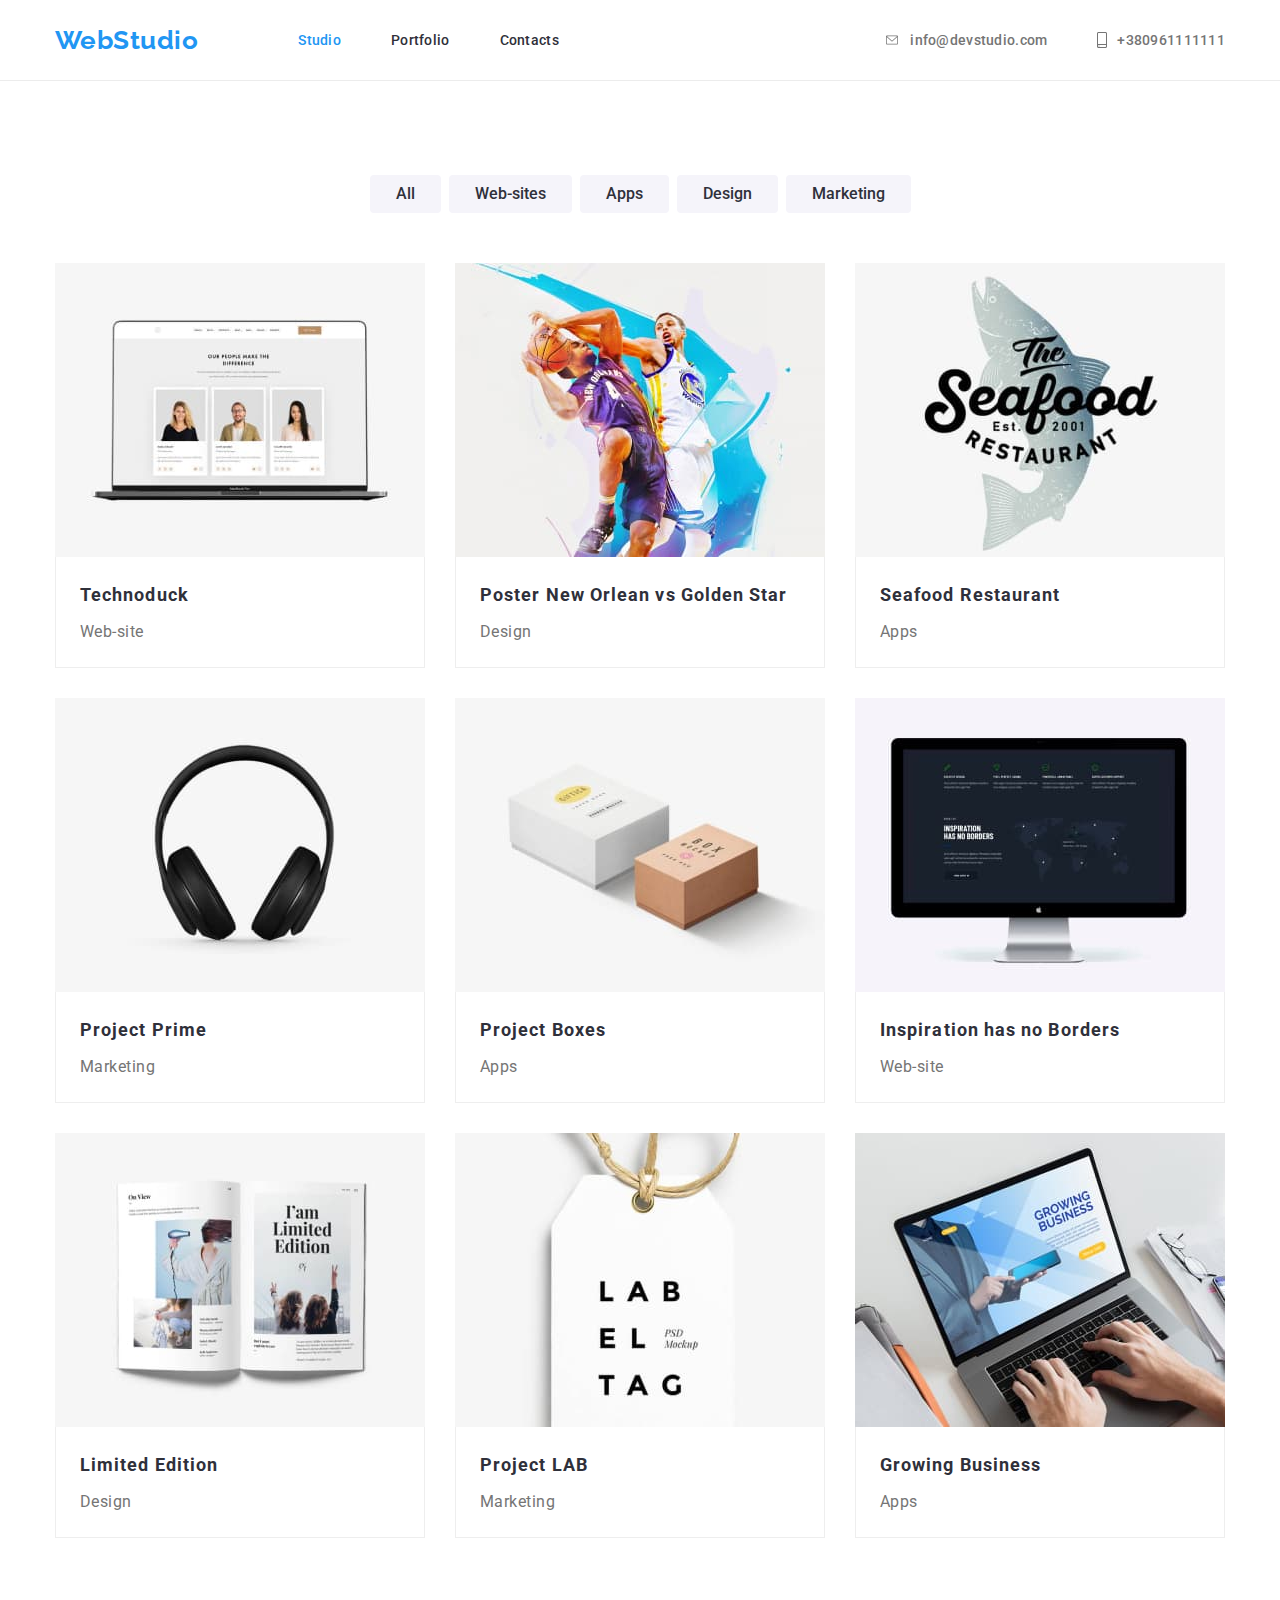
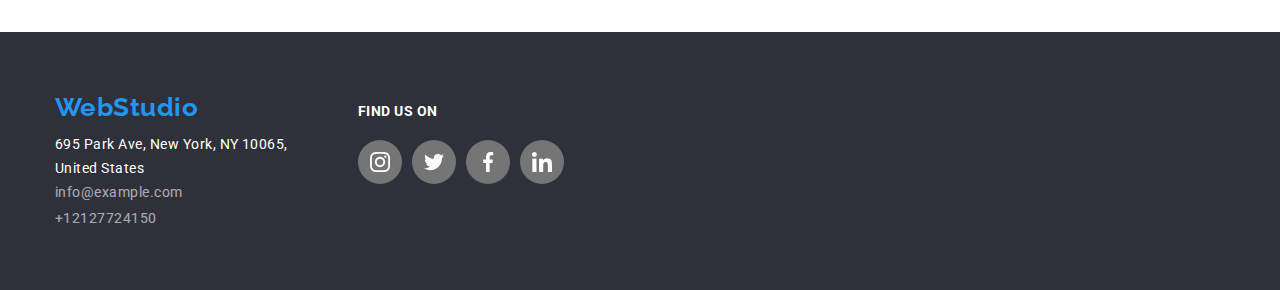
<file: portfolio.html>
<!DOCTYPE html>
<html lang="en">

<head>
    <meta charset="UTF-8">
    <meta http-equiv="X-UA-Compatible" content="IE=edge">
    <meta name="viewport" content="width=device-width, initial-scale=1.0">
    <link rel="stylesheet"
        href="https://cdnjs.cloudflare.com/ajax/libs/modern-normalize/1.1.0/modern-normalize.min.css">
    <link rel="preconnect" href="https://fonts.googleapis.com">
    <link rel="preconnect" href="https://fonts.gstatic.com" crossorigin>
    <link
        href="https://fonts.googleapis.com/css2?family=Raleway:wght@700&family=Roboto:wght@400;500;700;900&display=swap"
        rel="stylesheet">
    <link rel="stylesheet" href="./css/styles.css">
    <title>Portfolio</title>
</head>

<body>
    <header class="header-section">
        <div class="container header-container">
            <a href="./index.html" class="header-logo">WebStudio</a>
            <nav>
                <ul class="navigation-list">
                    <li class="navigation-item">
                        <a class="pages current-page" href="./index.html">Studio</a>
                    </li>
                    <li class="navigation-item">
                        <a class="pages" href="./portfolio.html">Portfolio</a>
                    </li>
                    <li class="navigation-item">
                        <a class="pages" href="#">Contacts</a>
                    </li>
                </ul>
            </nav>
            <ul class="header-contact-list">
                <li class="header-contact-item">
                    <a class="header-contact-link" href="mailto:info@devstudio.com"><svg class="link-icon" width="16px"
                            height="12px">
                            <use href="./images/sprite.svg#icon-envelope"></use>
                        </svg>
                        info@devstudio.com
                    </a>
                </li>
                <li class="header-contact-item">
                    <a class="header-contact-link" href="tel:380961111111"><svg class="link-icon" width="10px"
                            height="16px">
                            <use href="./images/sprite.svg#icon-smartphone"></use>
                        </svg>
                        +380961111111</a>
                </li>
    
            </ul>
        </div>
    </header>
    <main>
        <section class="portfolio-section">
            <div class="container">
                <ul class="button-list">
                    <li class="button-item">
                        <button type="button" class="portfolio-filter">All</button>
                    </li>
                    <li class="button-item">
                        <button type="button" class="portfolio-filter">Web-sites</button>
                    </li>
                    <li class="button-item">
                        <button type="button" class="portfolio-filter">Apps</button>
                    </li>
                    <li class="button-item">
                        <button type="button" class="portfolio-filter">Design</button>
                    </li>
                    <li class="button-item">
                        <button type="button" class="portfolio-filter">Marketing</button>
                    </li>
                </ul>
                <ul class="portfolio-list ">
                    <li class="portfolio-item">
                        <img class="portfolio-image" src="./images/img8portfolio-website.jpg"
                            alt="picture of technoduck website" width="370" height="294">
                        <div class="card-content">
                            <h2 class="portfolio-title">Technoduck</h2>
                            <p class="portfolio-text">Web-site</p>
                        </div>
                    </li>
                    <li class="portfolio-item">
                        <img class="portfolio-image" src="./images/img9portfolio-sport-poster.jpg"
                            alt="picture of sport poster" width="370" height="294">
                        <div class="card-content">
                            <h2 class="portfolio-title">Poster New Orlean vs Golden Star</h2>
                            <p class="portfolio-text">Design</p>
                        </div>
                    </li>
                    <li class="portfolio-item">
                        <img class="portfolio-image" src="./images/img10portfolio-restaurant-app.jpg"
                            alt="picture of restaurant logo" width="370" height="294">
                        <div class="card-content">
                            <h2 class="portfolio-title">Seafood Restaurant</h2>
                            <p class="portfolio-text">Apps</p>
                        </div>
                    </li>
                    <li class="portfolio-item">
                        <img class="portfolio-image" src="./images/img11portfolio-marketing.jpg"
                            alt="picture of head-phones" width="370" height="294">
                        <div class="card-content">
                            <h2 class="portfolio-title">Project Prime</h2>
                            <p class="portfolio-text">Marketing</p>
                        </div>
                    </li>
                    <li class="portfolio-item">
                        <img class="portfolio-image" src="./images/img12portfolio-project-boxes.jpg"
                            alt="picture of personalized boxes" width="370" height="294">
                        <div class="card-content">
                            <h2 class="portfolio-title">Project Boxes</h2>
                            <p class="portfolio-text">Apps</p>
                        </div>
                    <li class="portfolio-item">
                        <img class="portfolio-image" src="./images/img13portfolio-inspiration-website.jpg"
                            alt="picture of inspiration website" width="370" height="294">
                        <div class="card-content">
                            <h2 class="portfolio-title">Inspiration has no Borders</h2>
                            <p class="portfolio-text">Web-site</p>
                        </div>
                    </li>
                    <li class="portfolio-item">
                        <img class="portfolio-image" src="./images/img14portfolio-limited-edition.jpg"
                            alt="picture of magazines" width="370" height="294">
                        <div class="card-content">
                            <h2 class="portfolio-title">Limited Edition</h2>
                            <p class="portfolio-text">Design</p>
                        </div>
                    </li>
                    <li class="portfolio-item">
                        <img class="portfolio-image" src="./images/img15portfolio-project-lab.jpg"
                            alt="picture of tag with logo" width="370" height="294">
                        <div class="card-content">
                            <h2 class="portfolio-title">Project LAB</h2>
                            <p class="portfolio-text">Marketing</p>
                        </div>
                    </li>
                    <li class="portfolio-item">
                        <img class="portfolio-image" src="./images/img16portfolio-growing-business.jpg"
                            alt="picture of growing business app" width="370" height="294">
                        <div class="card-content">
                            <h2 class="portfolio-title">Growing Business</h2>
                            <p class="portfolio-text">Apps</p>
                        </div>
                    </li>
                </ul>
            </div>
        </section>
    </main>
    <footer class="footer-section">
        <div class="footer-container">
            <div class="footer-container-left"><a class="footer-logo" href="./index.html">WebStudio</a>
    
                <address class="footer-addres">
                    <a class="footer-addres-addres" href="https://goo.gl/maps/dAtSncTWALTyisYv6">695 Park Ave, New York, NY
                        10065,<br> United States</a>
                    <ul>
                        <li class="footer-contacts-item"><a class="footer-contacts"
                                href="mailto:info@example.com">info@example.com</a></li>
                        <li class="footer-contacts-item"><a class="footer-contacts" href="tel:12127724150">+12127724150</a>
                        </li>
                    </ul>
                </address>
            </div>
            <div class="footer-container-middle">
                <h4 class="media-title">FIND US ON</h4>
                <ul class="footer-social-media-list">
                    <li class="footer-social-media-item">
                        <a class="footer-social-media-link" href="#"><svg class="footer-social-media-icon" width="20px"
                                height="20px">
                                <use href="./images/sprite.svg#icon-instagram"></use>
                            </svg>
                        </a>
                    </li>
                    <li class="footer-social-media-item">
                        <a class="footer-social-media-link" href="#"><svg class="footer-social-media-icon" width="20px"
                                height="20px">
                                <use href="./images/sprite.svg#icon-twitter"></use>
                            </svg>
                        </a>
                    </li>
                    <li class="footer-social-media-item">
                        <a class="footer-social-media-link" href="#"><svg class="footer-social-media-icon" width="20px"
                                height="20px">
                                <use href="./images/sprite.svg#icon-facebook"></use>
                            </svg>
                        </a>
                    </li>
                    <li class="footer-social-media-item">
                        <a class="footer-social-media-link" href="#"><svg class="footer-social-media-icon" width="20px"
                                height="20px">
                                <use href="./images/sprite.svg#icon-linkedin"></use>
                            </svg>
                        </a>
                    </li>
                </ul>
            </div>
        </div>
    </footer>
    </body>
    
    </html>
</file>
<file: css/styles.css>
/* General Styles */
:root {
    --main-text-color: #2F303A;
    --secondary-title-color: #ffff;
    --link-color: #2196F3;
    --accent-color: #2196F3;
    --contact-color: #757575;
    --secondary-text-color: #757575;
    --background-color: #ffff;
    --footer-color: #2F303A;
    --portfolio-button-color: #F5F4FA;
    --portfolio-button-text: #212121;
    --card-gap: 30px;
}

h1,
h2,
h3,
h4,
h5,
h6,
p {
    margin-top: 0;
    margin-bottom: 0;
}

body {
    font-family: 'Roboto', sans-serif;
    font-weight: 500;
    letter-spacing: 0.03em;
    color: var(--main-text-color);
    margin: 0;

}

ul {
    list-style: none;
    padding-left: 0;
    margin-top: 0;
    margin-bottom: 0;
}

a {
    text-decoration: none;
}

img {
    display: block;
    max-width: 100%;
    height: auto;
}

.container {
    width: 1200px;
    padding-left: 15px;
    padding-right: 15px;
    margin: 0 auto;
}

/*HEADER */

.header-section {
    border-bottom: 1px solid #ECECEC;

}

.header-container {
    display: flex;
    align-items: center;
}

.header-logo {
    color: var(--accent-color);
    text-decoration: none;
    font-family: 'Raleway', sans-serif;
    font-weight: 700;
    font-size: 26px;
    line-height: calc(31/26);
    margin-right: 100px;


}

.navigation-list {
    display: flex;
    align-items: center;
}

.navigation-item:not(:last-child) {
    margin-right: 50px;
}

.pages {
    color: var(--main-text-color);
    font-size: 14px;
    letter-spacing: 0.02em;
    line-height: calc(16/14);
    display: block;
    padding-top: 32px;
    padding-bottom: 32px;
}

.pages:hover,
.pages:focus {
    color: var(--link-color);
}

.header-contact-list {
    display: flex;
    align-items: center;
    margin-left: auto;
}

.header-contact-item:not(:last-child) {
    margin-right: 50px;
}


.current-page {
    color: var(--link-color);

}

.header-contact-link {
    color: var(--contact-color);
    font-weight: 500;
    font-size: 14px;
    line-height: calc(16/14);
    letter-spacing: 0.02em;
    display: flex;
    align-items: center;
    padding-top: 32px;
    padding-bottom: 32px;
}

.header-contact-link:hover,
.header-contact-link:focus {
    color: var(--link-color);
    font-weight: 500;
}
.link-icon {
margin-right: 10px;
fill: currentColor;
}

/* HERO */
.hero-section {
    background-color: #2F303A;
    background-image: linear-gradient(rgba(47, 48, 58, 0.4),
     rgba(47, 48, 58, 0.4)),
      url('../images/img17hero.jpg');
    padding-top: 200px;
    padding-bottom: 200px;
    align-items: center;
    background-position: center;
    background-repeat: no-repeat;
    background-size: cover;
}

.hero-container {
    align-items: center;
    display: flex;
    flex-direction: column;
    
}

.hero-title {
    font-weight: 900;
    font-size: 44px;
    line-height: calc(60/44);
    text-align: center;
    letter-spacing: 0.06em;
    color: var(--secondary-title-color);
    margin-bottom: 30px;
}

.hero-button {
    font-weight: 700;
    font-size: 16px;
    line-height: calc(30/16);
    text-align: center;
    letter-spacing: 0.06em;
    color: var(--secondary-title-color);
    background-color: var(--link-color);
    cursor: pointer;
    display: block;
    align-items: center;
    border-radius: 4px;
    padding: 10px 20px;
    border: none;
    box-shadow: 0px 4px 4px rgba(0, 0, 0, 0.15);


}

.hero-button:hover,
.hero-button:focus {
    background-color: darkblue;
}

/* FEATURES  */
.hide {
    position: absolute;
    width: 1px;
    height: 1px;
    margin: -1px;
    border: 0;
    padding: 0;
    white-space: nowrap;
    clip-path: inset(100%);
    clip: rect(0 0 0 0);
    overflow: hidden;
}

.features-section {
    padding-top: 94px;
    padding-bottom: 94px;
}

.features-list {
    display: flex;
    justify-content: center;
}

.features-item:not(:last-child) {
    margin-right: 30px;
}

.features-item {
    width: 270px;
}

.icon-moderation {
    display: flex;
    justify-content: center;
    padding: 25px 0px;
    background-color: #F5F4FA;
    margin-bottom: 30px;
    border-radius: 4px;
}

.features {
    font-weight: 700;
    font-size: 14px;
    line-height: calc(16/14);
    text-transform: uppercase;
    color: var(--main-text-color);
    padding-bottom: 10px;
}

.features-text {

    font-weight: 400;
    font-size: 14px;
    line-height: calc(24/14);
    color: var(--secondary-text-color);
}

/* DO */
.do {
    padding-top: 0;
}

.section-title {
    font-weight: 700;
    font-size: 36px;
    line-height: calc(42/36);
    text-align: center;
    color: var(--main-text-color);
    padding-bottom: 50px;
}

.what-we-do-images {
    display: flex;
}

.do-item:not(:last-child) {
    margin-right: 30px;

}

/* TEAM */
.team-members {
    background-color: #F5F4FA;
    padding-top: 94px;
    padding-bottom: 94px;
}

.team-list {
    display: flex;
    justify-content: center;

}

.team-item {
    width: 270px;
    box-shadow: 0px 1px 3px rgba(0, 0, 0, 0.12), 0px 1px 1px rgba(0, 0, 0, 0.14), 0px 2px 1px rgba(0, 0, 0, 0.2);
    border-radius: 0px 0px 4px 4px;
}

.team-item:not(:last-child) {
    margin-right: 30px;
}

.team-item-description {
    background-color: #ffff;
    padding-top: 30px;
    padding-bottom: 30px;
    text-align: center;
}


.team-title {
    font-size: 16px;
    line-height: calc(19/16);
    text-align: center;
    color: var(--main-text-color);
    margin-bottom: 10px;
}

.team-text {
    font-weight: 400;
    font-size: 16px;
    line-height: calc(19/16);
    text-align: center;
    color: var(--secondary-text-color);
    margin-bottom: 16px;
}
.team-social-media-list {
    list-style: none;
    display:flex;
    justify-content: center;
}
.team-social-media-item:not(:last-child) {
    margin-right: 10px;
}
.social-media-link {
    width: 44px;
    height: 44px;
    background-color: white;
    color: #AFB1B8;
    display: flex;
    align-items: center;
    justify-content: center;
    border-radius: 50%;
}
.social-media-icon {
    fill: currentColor;
}
.social-media-link:hover,
.social-media-link:focus {
    color: #ffff;
   background-color: var(--accent-color);
}
/* REGULAR CUSTOMERS */

.customers-logo-list {
    display: flex;
    justify-content: center;
    margin-bottom: 30px;
}

.customers-logo:not(:last-child) {
    margin-right: 30px;

}

.customer-logo-link {
    color: #AFB1B8;
display: flex;
justify-content: center;
    align-items: center;
    width: 170px;
    height: 92px;
    border: 1px solid #AFB1B8;
    border-radius: 4px;
}
.customer-logo-link:hover,
.customer-logo-link:focus {
    color: var(--accent-color);
}

.logo-icon {
    fill: currentColor;

}

/* FOOTER */
.footer-section {
    background-color: var(--footer-color);
    padding: 60px 0;
 
}
.footer-container {
    width: 1200px;
    padding-left: 15px;
    padding-right: 15px;
    margin: 0 auto;
display: flex;
align-items: baseline;


}
.footer-container-left {
    display: block;
    margin-right: 70px;
    
    
}
.footer-container-middle {
    display: flex;
    align-items: flex-start;
flex-direction: column;

        }


.footer-logo {
    color: var(--accent-color);
    text-decoration: none;
    font-family: 'Raleway', sans-serif;
    font-weight: 700;
    font-size: 26px;
    line-height: calc(31/26);
    margin-bottom: 9px;
    display: block;
}

.footer-addres {
    font-style: normal;
}

.footer-addres-addres {
    font-weight: 400;
    font-size: 14px;
    line-height: calc(24/14);
    color: var(--secondary-title-color);
    margin-bottom: 2px;
}

.footer-contacts-item:not(:last-child) {
    margin-bottom: 2px;

}

.footer-contacts {
    font-weight: 400;
    font-size: 14px;
    line-height: calc(24/14);
    color: var(--secondary-title-color);
    opacity: 0.6;
}



.media-title {color:#ffff;
    font-weight: 700;
    font-size: 14px;
    line-height: calc(16.41/14);
    margin-bottom: 20px;
    

}


.footer-social-media-list {
    display: flex;
    justify-content: center;
    
    }
  
.footer-social-media-link {
width: 44px;
height: 44px;
color:#ffff;
background-color: var(--contact-color);
 display: flex;
align-items: center;
    justify-content: center;
    border-radius: 50%;
}
.footer-social-media-link:hover,
.footer-social-media-link:focus { color:#ffff;
     background-color: var(--accent-color);
        }
        /*
.footer-social-media-icon {
    color: #ffff;
background-color: var(--contact-color);
}
*/
.footer-social-media-icon {
    fill: currentColor;

}

.footer-social-media-item:not(:last-child) {
    margin-right: 10px;
}
/* PORTFOLIO BUTTONS SECTION */
.portfolio-section {
    padding-top: 94px;
    padding-bottom: 94px;
}

.button-list {
    display: flex;
    justify-content: center;
    align-items: center;
    margin-bottom: 50px;
}

.button-item:not(:last-child) {
    margin-right: 8px;

}



.portfolio-filter {
    font-family: 'Roboto', sans-serif;
    color: var(--portfolio-text-color);
    cursor: pointer;
    border: none;
    font-weight: 500;
    font-size: 16px;
    line-height: calc(26/16);
    text-align: center;
    display: block;
    border-radius: 4px;
    padding: 6px 26px;
    background-color: #F5F4FA;

}

.portfolio-filter:hover,
.portfolio-filter:focus {
    color: var(--secondary-title-color);
    background-color: var(--accent-color);
    box-shadow: 0px 4px 4px rgba(0, 0, 0, 0.1), 0px 1px 2px rgba(0, 0, 0, 0.08), 0px 2px 2px rgba(0, 0, 0, 0.12);
}

/* PORTFOLIO PROJECTS SECTION */

.portfolio-list {
    display: flex;
    flex-wrap: wrap;
    margin-top: calc(-1 * var(--card-gap));
    margin-left: calc(-1 * var(--card-gap));
}

.portfolio-item {
    flex-basis: calc(100% / 3 - var(--card-gap));
    margin-left: var(--card-gap);
    margin-top: var(--card-gap);
}

.card-content {
    padding: 20px 24px;
    border-left: 1px solid #eeeeee;
    border-right: 1px solid #eeeeee;
    border-bottom: 1px solid #eeeeee;
}

.portfolio-title {
    font-weight: 700;
    font-size: 18px;
    line-height: 2;
    letter-spacing: 0.06em;
    color: var(--main-text-color);
}

.portfolio-text {
    font-weight: 400;
    font-size: 16px;
    line-height: 1.88;
    color: var(--secondary-text-color);
    margin-top: 4px;
}

.team-title {
    font-size: 16px;
    line-height: calc(19/16);
    text-align: center;
    color: var(--main-text-color);
    margin-bottom: 10px;
}
</file>
